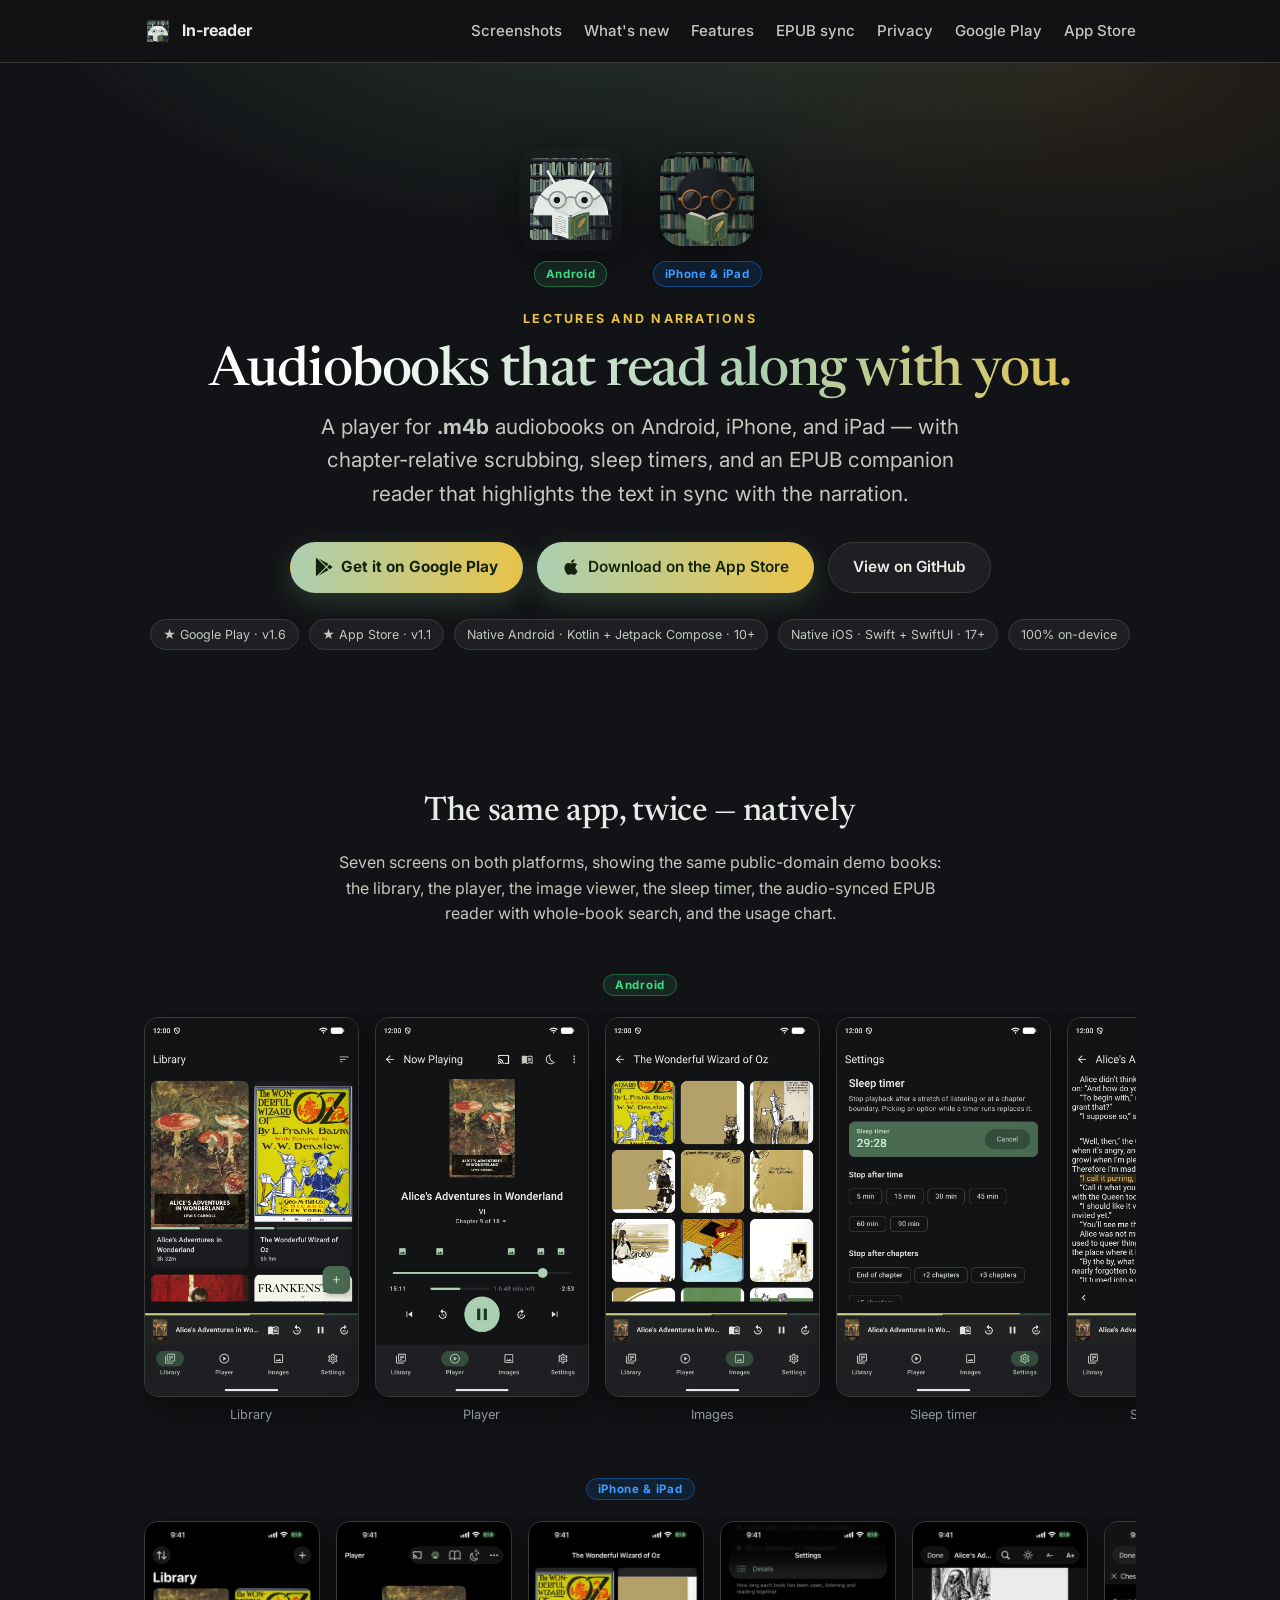
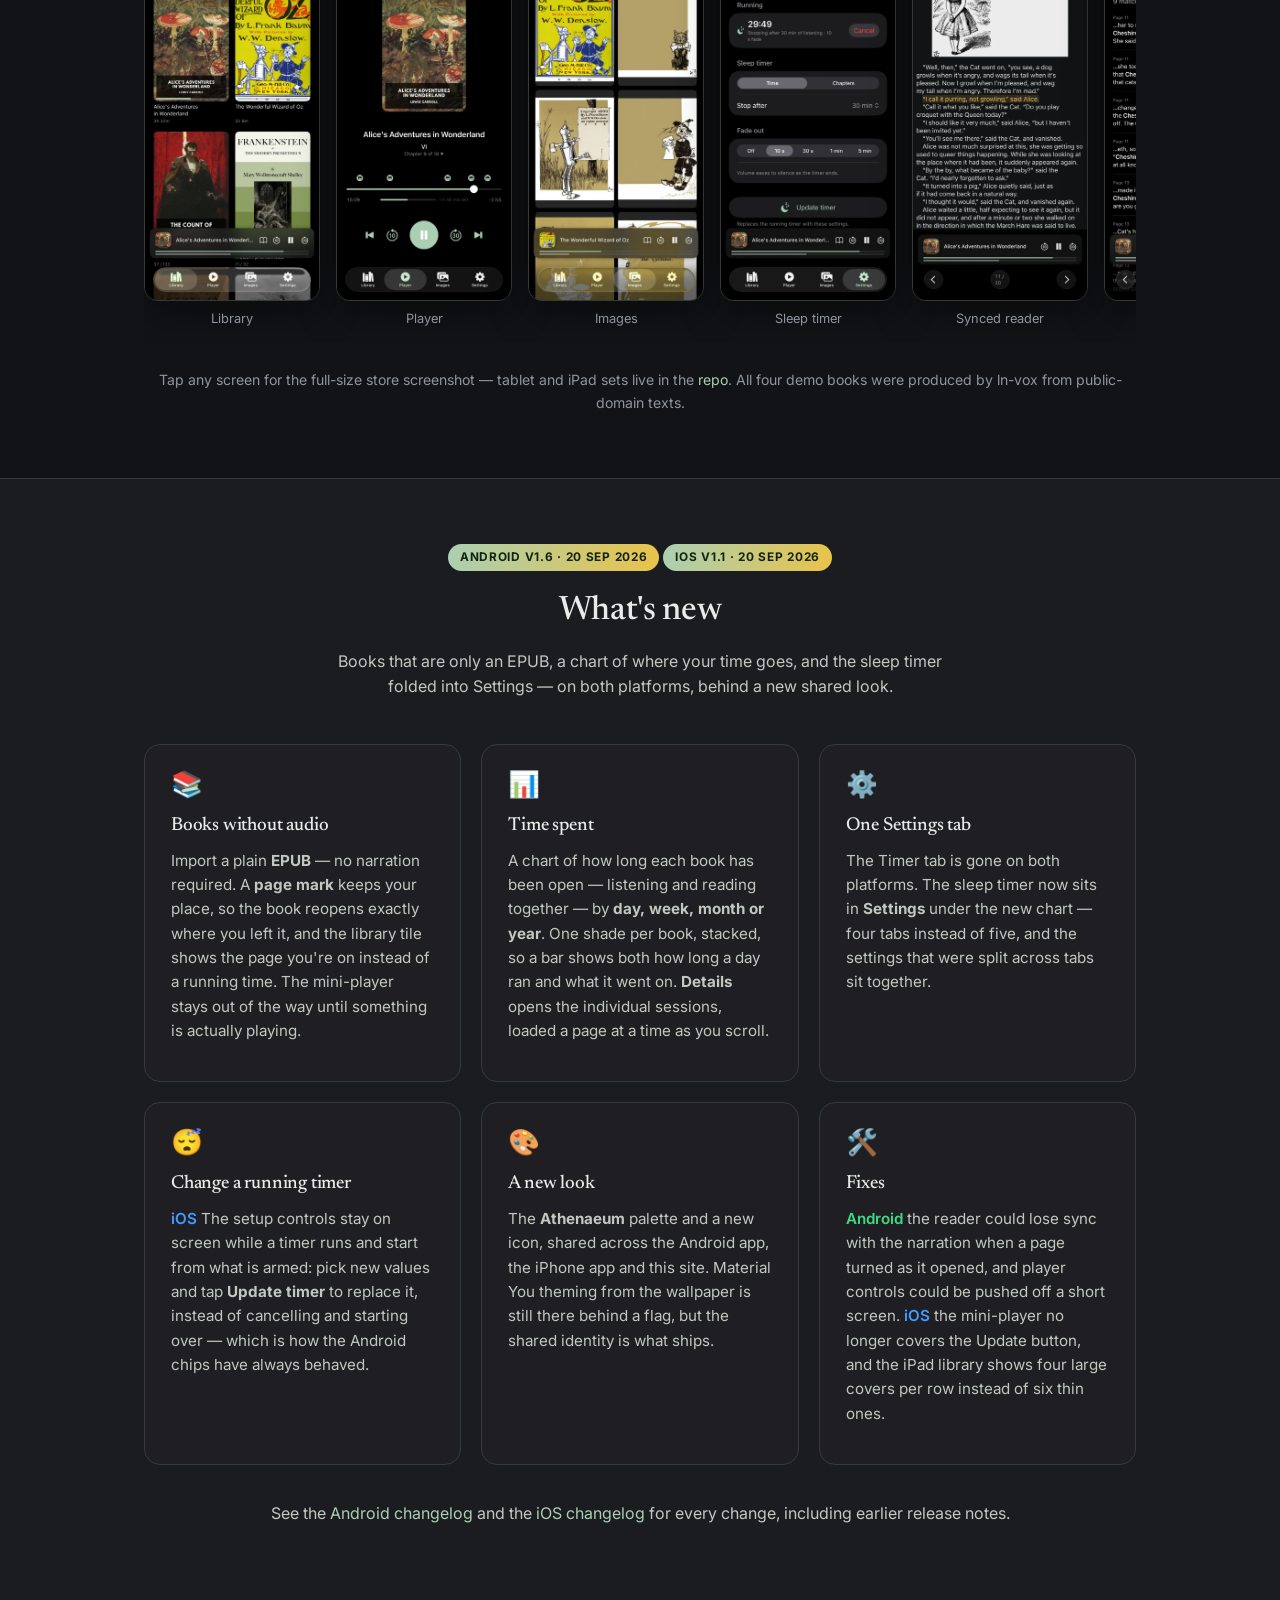
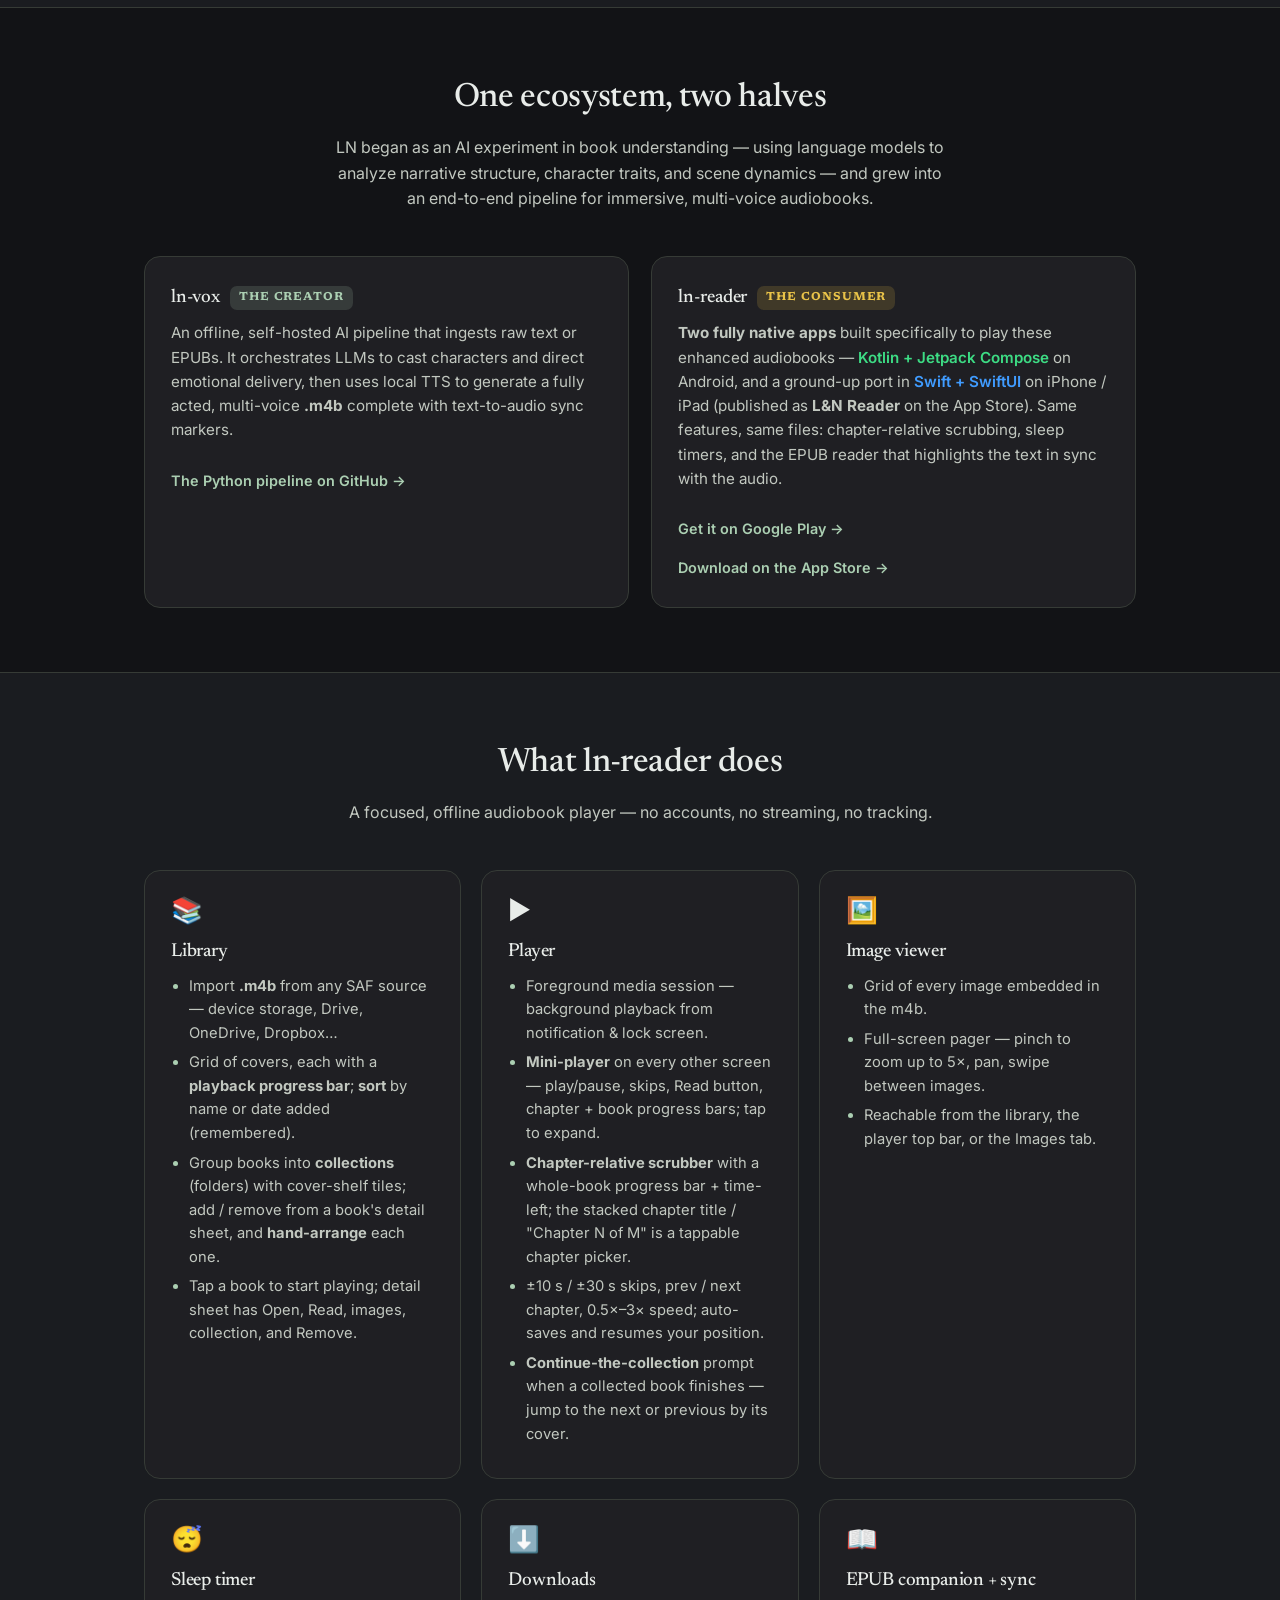
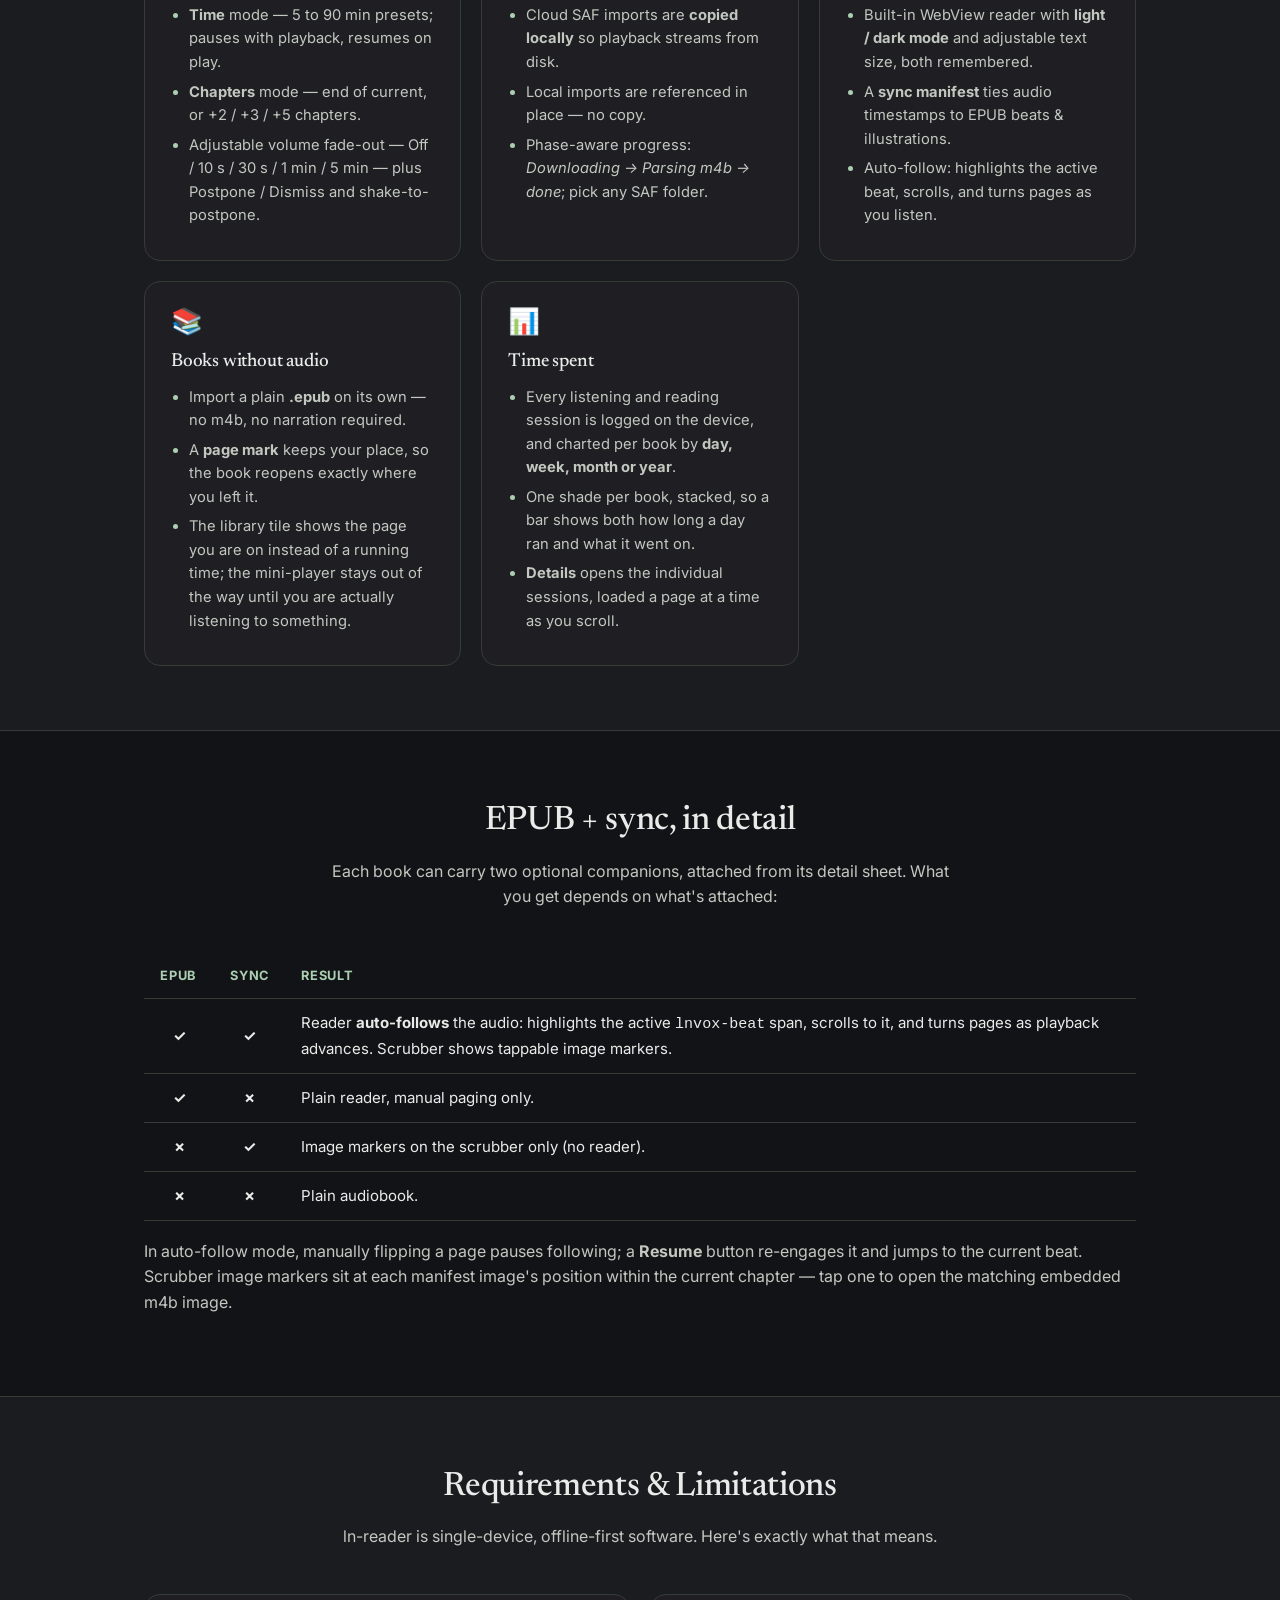
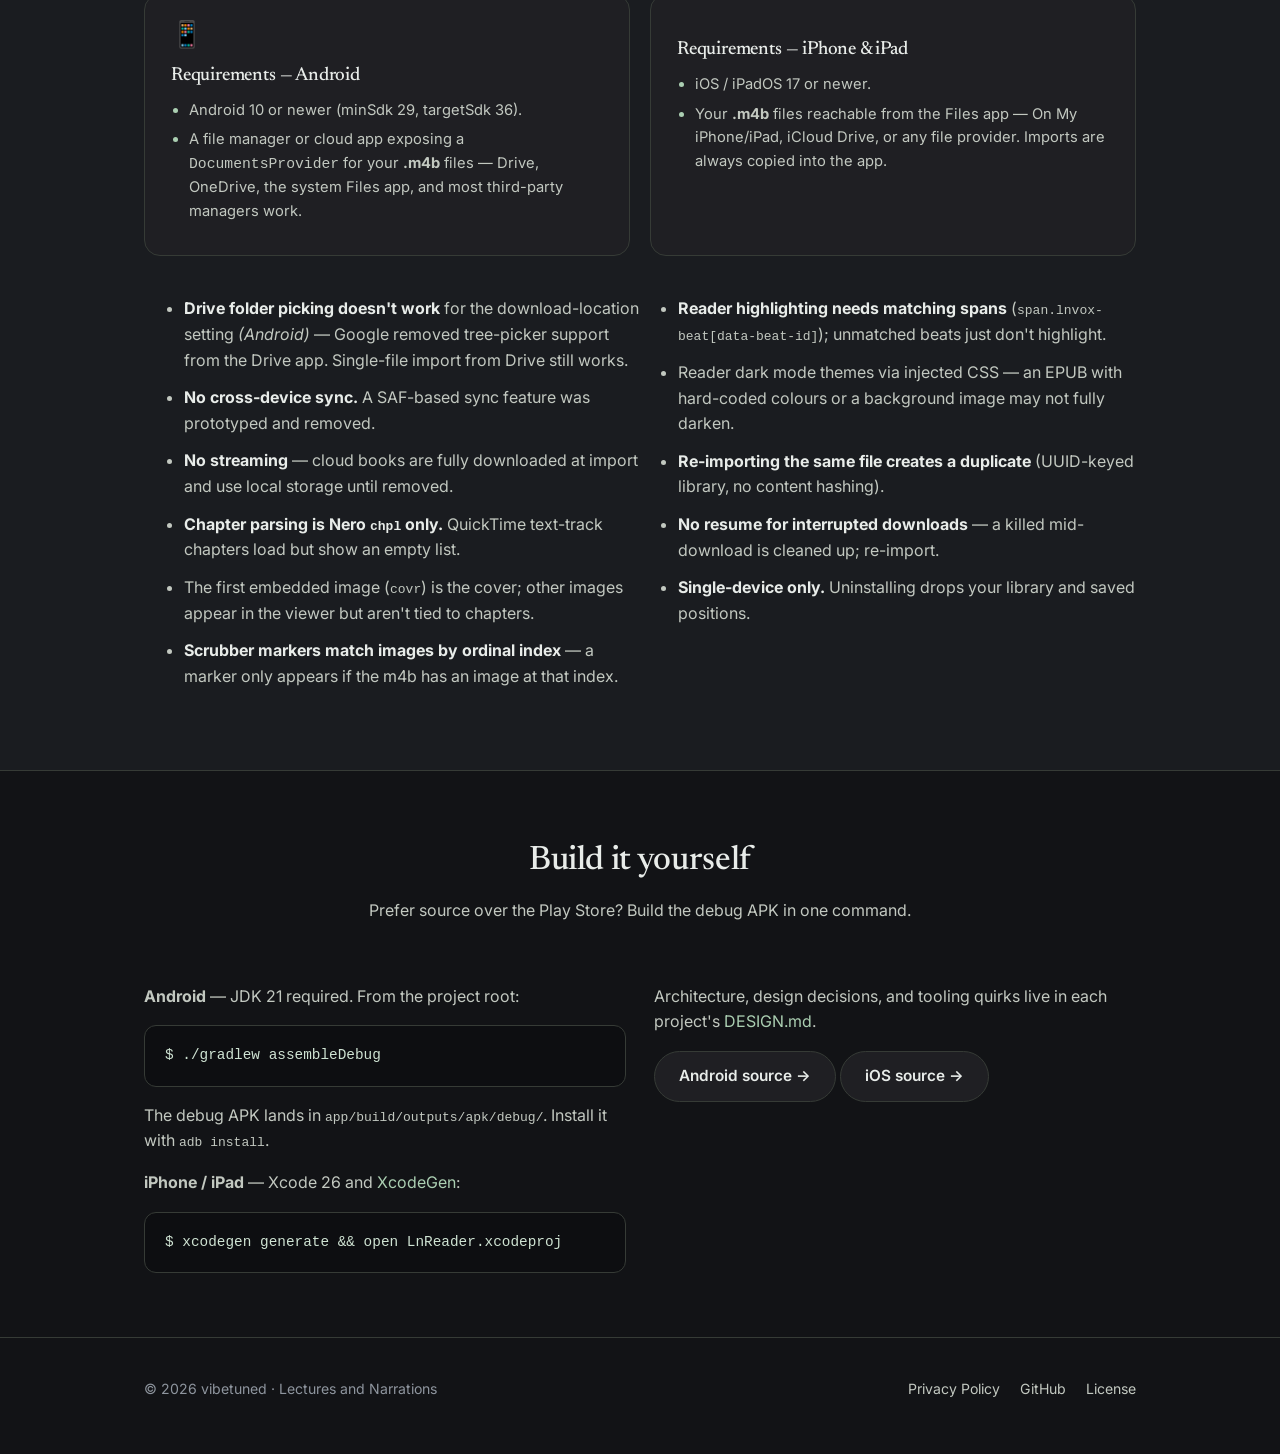
<file: docs/index.html>
<!DOCTYPE html>
<html lang="en">
<head>
  <meta charset="utf-8" />
  <meta name="viewport" content="width=device-width, initial-scale=1" />
  <title>Lectures and Narrations — ln-reader</title>
  <meta name="description" content="An audiobook player for .m4b files — chapter-relative scrubbing, sleep timers, and an EPUB companion reader that highlights text in sync with the narration. On Google Play, and on the App Store as L&amp;N Reader." />
  <link rel="icon" type="image/webp" href="assets/favicon.webp" />
  <link rel="preconnect" href="https://fonts.googleapis.com" />
  <link rel="preconnect" href="https://fonts.gstatic.com" crossorigin />
  <link rel="stylesheet" href="https://fonts.googleapis.com/css2?family=Inter:wght@400;500;600;700&family=Newsreader:opsz,wght@6..72,400;6..72,500;6..72,600&display=swap" />
  <link rel="stylesheet" href="assets/css/style.css" />
  <meta property="og:title" content="Lectures and Narrations — ln-reader" />
  <meta property="og:description" content="An audiobook player for enhanced, multi-voice .m4b audiobooks with synced EPUB reading — on Android, and on iPhone and iPad as L&amp;N Reader." />
  <meta property="og:type" content="website" />
</head>
<body>
  <nav class="nav">
    <div class="wrap">
      <a class="nav-brand" href="index.html">
        <img src="assets/icon.webp" alt="ln-reader icon" />
        <span>ln-reader</span>
      </a>
      <div class="nav-links">
        <a href="#screenshots">Screenshots</a>
        <a href="#whatsnew">What's new</a>
        <a href="#features" class="hide-sm">Features</a>
        <a href="#sync" class="hide-sm">EPUB&nbsp;sync</a>
        <a href="privacy.html">Privacy</a>
        <a href="https://play.google.com/store/apps/details?id=com.vibetuned.ln_reader">Google&nbsp;Play</a>
        <a href="https://apps.apple.com/app/id6807116233">App&nbsp;Store</a>
      </div>
    </div>
  </nav>

  <header class="hero">
    <div class="wrap">
      <div class="hero-icons">
        <div class="hero-app">
          <img class="hero-icon" src="assets/icon.webp" alt="ln-reader for Android app icon" />
          <span class="chip chip-android">Android</span>
        </div>
        <div class="hero-app">
          <img class="hero-icon ios" src="assets/icon-ios.jpg" alt="L&amp;N Reader for iPhone and iPad app icon" />
          <span class="chip chip-ios">iPhone &amp; iPad</span>
        </div>
      </div>
      <p class="eyebrow">Lectures and Narrations</p>
      <h1>Audiobooks that read along with you.</h1>
      <p class="tagline">
        A player for <strong>.m4b</strong> audiobooks on Android, iPhone, and iPad — with
        chapter-relative scrubbing, sleep timers, and an EPUB companion reader that
        highlights the text in sync with the narration.
      </p>
      <div class="cta-row">
        <a class="btn btn-primary btn-play" href="https://play.google.com/store/apps/details?id=com.vibetuned.ln_reader">
          <svg viewBox="0 0 512 512" aria-hidden="true"><path d="M325.3 234.3L104.6 13l280.8 161.2-60.1 60.1zM47 0C34 6.8 25.3 19.2 25.3 35.3v441.3c0 16.1 8.7 28.5 21.7 35.3l256.6-256L47 0zm425.2 225.6l-58.9-34.1-65.7 64.5 65.7 64.5 60.1-34.1c18-14.3 18-46.5-1.2-60.8zM104.6 499l280.8-161.2-60.1-60.1L104.6 499z"/></svg>
          Get it on Google Play
        </a>
        <a class="btn btn-primary" href="https://apps.apple.com/app/id6807116233">
          <svg viewBox="0 0 384 512" aria-hidden="true"><path d="M318.7 268.7c-.2-36.7 16.4-64.4 50-84.8-18.8-26.9-47.2-41.7-84.7-44.6-35.5-2.8-74.3 20.7-88.5 20.7-15 0-49.4-19.7-76.4-19.7C63.3 141.2 4 184.8 4 273.5q0 39.3 14.4 81.2c12.8 36.7 59 126.7 107.2 125.2 25.2-.6 43-17.9 75.8-17.9 31.8 0 48.3 17.9 76.4 17.9 48.6-.7 90.4-82.5 102.6-119.3-65.2-30.7-61.7-90-61.7-91.9zm-56.6-164.2c27.3-32.4 24.8-61.9 24-72.5-24.1 1.4-52 16.4-67.9 34.9-17.5 19.8-27.8 44.3-25.6 71.9 26.1 2 49.9-11.4 69.5-34.3z"/></svg>
          Download on the App Store
        </a>
        <a class="btn btn-ghost" href="https://github.com/vibetuned/ln-reader">View on GitHub</a>
      </div>
      <div class="badge-row">
        <span class="badge">★ Google Play · v1.6</span>
        <span class="badge">★ App Store · v1.1</span>
        <span class="badge badge-android">Native Android · Kotlin + Jetpack Compose · 10+</span>
        <span class="badge badge-ios">Native iOS · Swift + SwiftUI · 17+</span>
        <span class="badge">100% on-device</span>
      </div>
    </div>
  </header>

  <!-- Screenshots -->
  <section id="screenshots">
    <div class="wrap">
      <div class="section-head">
        <h2>The same app, twice — natively</h2>
        <p>
          Seven screens on both platforms, showing the same public-domain demo
          books: the library, the player, the image viewer, the sleep timer, the
          audio-synced EPUB reader with whole-book search, and the usage chart.
        </p>
      </div>
      <div class="shots-group">
        <div class="shots-label"><span class="chip chip-android">Android</span></div>
        <div class="shots-row">
          <figure class="shot"><a href="store-screenshots/phone/01_library.png"><img src="assets/shots/android/01_library.webp" alt="Android library — cover grid with progress bars" loading="lazy" /></a><figcaption>Library</figcaption></figure>
          <figure class="shot"><a href="store-screenshots/phone/02_player.png"><img src="assets/shots/android/02_player.webp" alt="Android player — chapter scrubber with image markers" loading="lazy" /></a><figcaption>Player</figcaption></figure>
          <figure class="shot"><a href="store-screenshots/phone/03_images.png"><img src="assets/shots/android/03_images.webp" alt="Android image viewer — embedded illustrations grid" loading="lazy" /></a><figcaption>Images</figcaption></figure>
          <figure class="shot"><a href="store-screenshots/phone/04_timer.png"><img src="assets/shots/android/04_timer.webp" alt="Android sleep timer" loading="lazy" /></a><figcaption>Sleep timer</figcaption></figure>
          <figure class="shot"><a href="store-screenshots/phone/05_epubreader.png"><img src="assets/shots/android/05_epubreader.webp" alt="Android EPUB reader — narrated sentence highlighted in sync" loading="lazy" /></a><figcaption>Synced reader</figcaption></figure>
          <figure class="shot"><a href="store-screenshots/phone/06_epubsearch.png"><img src="assets/shots/android/06_epubsearch.webp" alt="Android reader search — whole-book results" loading="lazy" /></a><figcaption>Search</figcaption></figure>
          <figure class="shot"><a href="store-screenshots/phone/07_stats.png"><img src="assets/shots/android/07_stats.webp" alt="Android usage chart — time spent per book, stacked by day" loading="lazy" /></a><figcaption>Time spent</figcaption></figure>
        </div>
      </div>
      <div class="shots-group">
        <div class="shots-label"><span class="chip chip-ios">iPhone &amp; iPad</span></div>
        <div class="shots-row">
          <figure class="shot"><a href="store-screenshots/iphone/01_library.png"><img src="assets/shots/ios/01_library.webp" alt="iOS library — cover grid with progress bars" loading="lazy" /></a><figcaption>Library</figcaption></figure>
          <figure class="shot"><a href="store-screenshots/iphone/02_player.png"><img src="assets/shots/ios/02_player.webp" alt="iOS player — chapter scrubber, AirPlay and Google Cast" loading="lazy" /></a><figcaption>Player</figcaption></figure>
          <figure class="shot"><a href="store-screenshots/iphone/03_images.png"><img src="assets/shots/ios/03_images.webp" alt="iOS image viewer — embedded illustrations grid" loading="lazy" /></a><figcaption>Images</figcaption></figure>
          <figure class="shot"><a href="store-screenshots/iphone/04_timer.png"><img src="assets/shots/ios/04_timer.webp" alt="iOS sleep timer — running countdown" loading="lazy" /></a><figcaption>Sleep timer</figcaption></figure>
          <figure class="shot"><a href="store-screenshots/iphone/05_epubreader.png"><img src="assets/shots/ios/05_epubreader.webp" alt="iOS EPUB reader — narrated sentence highlighted in sync" loading="lazy" /></a><figcaption>Synced reader</figcaption></figure>
          <figure class="shot"><a href="store-screenshots/iphone/06_epubsearch.png"><img src="assets/shots/ios/06_epubsearch.webp" alt="iOS reader search — whole-book results" loading="lazy" /></a><figcaption>Search</figcaption></figure>
          <figure class="shot"><a href="store-screenshots/iphone/07_stats.png"><img src="assets/shots/ios/07_stats.webp" alt="iOS usage chart — time spent per book, stacked by day" loading="lazy" /></a><figcaption>Time spent</figcaption></figure>
        </div>
      </div>
      <p class="shots-foot">
        Tap any screen for the full-size store screenshot — tablet and iPad sets live in the
        <a href="https://github.com/vibetuned/ln-reader/tree/main/docs/store-screenshots">repo</a>.
        All four demo books were produced by ln-vox from public-domain texts.
      </p>
    </div>
  </section>

  <!-- What's new -->
  <section id="whatsnew" class="alt">
    <div class="wrap">
      <div class="section-head">
        <span class="ver-pill">Android v1.6 · 20 Sep 2026</span>
        <span class="ver-pill">iOS v1.1 · 20 Sep 2026</span>
        <h2>What's new</h2>
        <p>Books that are only an EPUB, a chart of where your time goes, and the sleep timer folded into Settings — on both platforms, behind a new shared look.</p>
      </div>
      <div class="grid">
        <div class="card">
          <span class="ico">📚</span>
          <h3>Books without audio</h3>
          <p>Import a plain <strong>EPUB</strong> — no narration required. A <strong>page mark</strong> keeps your place, so the book reopens exactly where you left it, and the library tile shows the page you're on instead of a running time. The mini-player stays out of the way until something is actually playing.</p>
        </div>
        <div class="card">
          <span class="ico">📊</span>
          <h3>Time spent</h3>
          <p>A chart of how long each book has been open — listening and reading together — by <strong>day, week, month or year</strong>. One shade per book, stacked, so a bar shows both how long a day ran and what it went on. <strong>Details</strong> opens the individual sessions, loaded a page at a time as you scroll.</p>
        </div>
        <div class="card">
          <span class="ico">⚙️</span>
          <h3>One Settings tab</h3>
          <p>The Timer tab is gone on both platforms. The sleep timer now sits in <strong>Settings</strong> under the new chart — four tabs instead of five, and the settings that were split across tabs sit together.</p>
        </div>
        <div class="card">
          <span class="ico">😴</span>
          <h3>Change a running timer</h3>
          <p><span class="plat ios">iOS</span> The setup controls stay on screen while a timer runs and start from what is armed: pick new values and tap <strong>Update timer</strong> to replace it, instead of cancelling and starting over — which is how the Android chips have always behaved.</p>
        </div>
        <div class="card">
          <span class="ico">🎨</span>
          <h3>A new look</h3>
          <p>The <strong>Athenaeum</strong> palette and a new icon, shared across the Android app, the iPhone app and this site. Material You theming from the wallpaper is still there behind a flag, but the shared identity is what ships.</p>
        </div>
        <div class="card">
          <span class="ico">🛠️</span>
          <h3>Fixes</h3>
          <p><span class="plat android">Android</span> the reader could lose sync with the narration when a page turned as it opened, and player controls could be pushed off a short screen. <span class="plat ios">iOS</span> the mini-player no longer covers the Update button, and the iPad library shows four large covers per row instead of six thin ones.</p>
        </div>
      </div>
      <p class="changelog-foot">
        See the <a href="https://github.com/vibetuned/ln-reader/blob/main/CHANGELOG.md">Android changelog</a> and the <a href="https://github.com/vibetuned/ln-reader-ios/blob/main/CHANGELOG.md">iOS changelog</a> for every change, including earlier release notes.
      </p>
    </div>
  </section>

  <!-- Ecosystem -->
  <section id="ecosystem">
    <div class="wrap">
      <div class="section-head">
        <h2>One ecosystem, two halves</h2>
        <p>
          LN began as an AI experiment in book understanding — using language models to
          analyze narrative structure, character traits, and scene dynamics — and grew into
          an end-to-end pipeline for immersive, multi-voice audiobooks.
        </p>
      </div>
      <div class="split">
        <div class="card">
          <h3>ln-vox <span class="tag create">The Creator</span></h3>
          <p>
            An offline, self-hosted AI pipeline that ingests raw text or EPUBs. It
            orchestrates LLMs to cast characters and direct emotional delivery, then uses
            local TTS to generate a fully acted, multi-voice <strong>.m4b</strong> complete
            with text-to-audio sync markers.
          </p>
          <a class="card-link" href="https://github.com/vibetuned/ln-vox">The Python pipeline on GitHub →</a>
        </div>
        <div class="card">
          <h3>ln-reader <span class="tag consume">The Consumer</span></h3>
          <p>
            <strong>Two fully native apps</strong> built specifically to play these enhanced
            audiobooks — <span class="plat android">Kotlin + Jetpack Compose</span> on Android,
            and a ground-up port in <span class="plat ios">Swift + SwiftUI</span> on
            iPhone / iPad (published as <strong>L&amp;N Reader</strong> on the App&nbsp;Store).
            Same features, same files: chapter-relative scrubbing, sleep
            timers, and the EPUB reader that highlights the text in sync with the audio.
          </p>
          <a class="card-link" href="https://play.google.com/store/apps/details?id=com.vibetuned.ln_reader">Get it on Google Play →</a><br />
          <a class="card-link" href="https://apps.apple.com/app/id6807116233">Download on the App Store →</a>
        </div>
      </div>
    </div>
  </section>

  <!-- Features -->
  <section id="features" class="alt">
    <div class="wrap">
      <div class="section-head">
        <h2>What ln-reader does</h2>
        <p>A focused, offline audiobook player — no accounts, no streaming, no tracking.</p>
      </div>
      <div class="grid">
        <div class="card">
          <span class="ico">📚</span>
          <h3>Library</h3>
          <ul>
            <li>Import <strong>.m4b</strong> from any SAF source — device storage, Drive, OneDrive, Dropbox…</li>
            <li>Grid of covers, each with a <strong>playback progress bar</strong>; <strong>sort</strong> by name or date added (remembered).</li>
            <li>Group books into <strong>collections</strong> (folders) with cover-shelf tiles; add / remove from a book's detail sheet, and <strong>hand-arrange</strong> each one.</li>
            <li>Tap a book to start playing; detail sheet has Open, Read, images, collection, and Remove.</li>
          </ul>
        </div>
        <div class="card">
          <span class="ico">▶️</span>
          <h3>Player</h3>
          <ul>
            <li>Foreground media session — background playback from notification &amp; lock screen.</li>
            <li><strong>Mini-player</strong> on every other screen — play/pause, skips, Read button, chapter + book progress bars; tap to expand.</li>
            <li><strong>Chapter-relative scrubber</strong> with a whole-book progress bar + time-left; the stacked chapter title / "Chapter N of M" is a tappable chapter picker.</li>
            <li>±10 s / ±30 s skips, prev / next chapter, 0.5×–3× speed; auto-saves and resumes your position.</li>
            <li><strong>Continue-the-collection</strong> prompt when a collected book finishes — jump to the next or previous by its cover.</li>
          </ul>
        </div>
        <div class="card">
          <span class="ico">🖼️</span>
          <h3>Image viewer</h3>
          <ul>
            <li>Grid of every image embedded in the m4b.</li>
            <li>Full-screen pager — pinch to zoom up to 5×, pan, swipe between images.</li>
            <li>Reachable from the library, the player top bar, or the Images tab.</li>
          </ul>
        </div>
        <div class="card">
          <span class="ico">😴</span>
          <h3>Sleep timer</h3>
          <ul>
            <li><strong>Time</strong> mode — 5 to 90 min presets; pauses with playback, resumes on play.</li>
            <li><strong>Chapters</strong> mode — end of current, or +2 / +3 / +5 chapters.</li>
            <li>Adjustable volume fade-out — Off / 10 s / 30 s / 1 min / 5 min — plus Postpone / Dismiss and shake-to-postpone.</li>
          </ul>
        </div>
        <div class="card">
          <span class="ico">⬇️</span>
          <h3>Downloads</h3>
          <ul>
            <li>Cloud SAF imports are <strong>copied locally</strong> so playback streams from disk.</li>
            <li>Local imports are referenced in place — no copy.</li>
            <li>Phase-aware progress: <em>Downloading → Parsing m4b → done</em>; pick any SAF folder.</li>
          </ul>
        </div>
        <div class="card">
          <span class="ico">📖</span>
          <h3>EPUB companion + sync</h3>
          <ul>
            <li>Built-in WebView reader with <strong>light / dark mode</strong> and adjustable text size, both remembered.</li>
            <li>A <strong>sync manifest</strong> ties audio timestamps to EPUB beats &amp; illustrations.</li>
            <li>Auto-follow: highlights the active beat, scrolls, and turns pages as you listen.</li>
          </ul>
        </div>
        <div class="card">
          <span class="ico">📚</span>
          <h3>Books without audio</h3>
          <ul>
            <li>Import a plain <strong>.epub</strong> on its own — no m4b, no narration required.</li>
            <li>A <strong>page mark</strong> keeps your place, so the book reopens exactly where you left it.</li>
            <li>The library tile shows the page you are on instead of a running time; the mini-player stays out of the way until you are actually listening to something.</li>
          </ul>
        </div>
        <div class="card">
          <span class="ico">📊</span>
          <h3>Time spent</h3>
          <ul>
            <li>Every listening and reading session is logged on the device, and charted per book by <strong>day, week, month or year</strong>.</li>
            <li>One shade per book, stacked, so a bar shows both how long a day ran and what it went on.</li>
            <li><strong>Details</strong> opens the individual sessions, loaded a page at a time as you scroll.</li>
          </ul>
        </div>
      </div>
    </div>
  </section>

  <!-- Sync matrix -->
  <section id="sync">
    <div class="wrap">
      <div class="section-head">
        <h2>EPUB + sync, in detail</h2>
        <p>
          Each book can carry two optional companions, attached from its detail sheet.
          What you get depends on what's attached:
        </p>
      </div>
      <div class="table-wrap">
        <table>
          <thead>
            <tr><th>EPUB</th><th>Sync</th><th>Result</th></tr>
          </thead>
          <tbody>
            <tr>
              <td>✓</td><td>✓</td>
              <td>Reader <strong>auto-follows</strong> the audio: highlights the active <code>lnvox-beat</code> span, scrolls to it, and turns pages as playback advances. Scrubber shows tappable image markers.</td>
            </tr>
            <tr><td>✓</td><td>✗</td><td>Plain reader, manual paging only.</td></tr>
            <tr><td>✗</td><td>✓</td><td>Image markers on the scrubber only (no reader).</td></tr>
            <tr><td>✗</td><td>✗</td><td>Plain audiobook.</td></tr>
          </tbody>
        </table>
      </div>
      <p style="color:var(--text-dim);margin-top:18px;">
        In auto-follow mode, manually flipping a page pauses following; a <strong>Resume</strong>
        button re-engages it and jumps to the current beat. Scrubber image markers sit at each
        manifest image's position within the current chapter — tap one to open the matching
        embedded m4b image.
      </p>
    </div>
  </section>

  <!-- Requirements & limits -->
  <section class="alt">
    <div class="wrap">
      <div class="section-head">
        <h2>Requirements &amp; Limitations</h2>
        <p>ln-reader is single-device, offline-first software. Here's exactly what that means.</p>
      </div>
      <div class="grid" style="margin-bottom:40px;">
        <div class="card">
          <span class="ico">📱</span>
          <h3>Requirements — Android</h3>
          <ul>
            <li>Android 10 or newer (minSdk 29, targetSdk 36).</li>
            <li>A file manager or cloud app exposing a <code>DocumentsProvider</code> for your <strong>.m4b</strong> files — Drive, OneDrive, the system Files app, and most third-party managers work.</li>
          </ul>
        </div>
        <div class="card">
          <span class="ico"></span>
          <h3>Requirements — iPhone &amp; iPad</h3>
          <ul>
            <li>iOS / iPadOS 17 or newer.</li>
            <li>Your <strong>.m4b</strong> files reachable from the Files app — On My iPhone/iPad, iCloud Drive, or any file provider. Imports are always copied into the app.</li>
          </ul>
        </div>
      </div>
      <ul class="limits">
        <li><strong>Drive folder picking doesn't work</strong> for the download-location setting <em>(Android)</em> — Google removed tree-picker support from the Drive app. Single-file import from Drive still works.</li>
        <li><strong>No cross-device sync.</strong> A SAF-based sync feature was prototyped and removed.</li>
        <li><strong>No streaming</strong> — cloud books are fully downloaded at import and use local storage until removed.</li>
        <li><strong>Chapter parsing is Nero <code>chpl</code> only.</strong> QuickTime text-track chapters load but show an empty list.</li>
        <li>The first embedded image (<code>covr</code>) is the cover; other images appear in the viewer but aren't tied to chapters.</li>
        <li><strong>Scrubber markers match images by ordinal index</strong> — a marker only appears if the m4b has an image at that index.</li>
        <li><strong>Reader highlighting needs matching spans</strong> (<code>span.lnvox-beat[data-beat-id]</code>); unmatched beats just don't highlight.</li>
        <li>Reader dark mode themes via injected CSS — an EPUB with hard-coded colours or a background image may not fully darken.</li>
        <li><strong>Re-importing the same file creates a duplicate</strong> (UUID-keyed library, no content hashing).</li>
        <li><strong>No resume for interrupted downloads</strong> — a killed mid-download is cleaned up; re-import.</li>
        <li><strong>Single-device only.</strong> Uninstalling drops your library and saved positions.</li>
      </ul>
    </div>
  </section>

  <!-- Build -->
  <section id="build">
    <div class="wrap">
      <div class="section-head">
        <h2>Build it yourself</h2>
        <p>Prefer source over the Play Store? Build the debug APK in one command.</p>
      </div>
      <div class="build-grid">
        <div>
          <p style="color:var(--text-dim);"><strong>Android</strong> — JDK 21 required. From the project root:</p>
          <div class="code">$ ./gradlew assembleDebug</div>
          <p style="color:var(--text-dim);margin-top:16px;">
            The debug APK lands in <code>app/build/outputs/apk/debug/</code>.
            Install it with <code>adb install</code>.
          </p>
          <p style="color:var(--text-dim);margin-top:16px;"><strong>iPhone / iPad</strong> — Xcode 26 and <a href="https://github.com/yonaskolb/XcodeGen">XcodeGen</a>:</p>
          <div class="code">$ xcodegen generate &amp;&amp; open LnReader.xcodeproj</div>
        </div>
        <div>
          <p style="color:var(--text-dim);">
            Architecture, design decisions, and tooling quirks live in each project's
            <a href="https://github.com/vibetuned/ln-reader/blob/main/DESIGN.md">DESIGN.md</a>.
          </p>
          <a class="btn btn-ghost" href="https://github.com/vibetuned/ln-reader">Android source →</a>
          <a class="btn btn-ghost" href="https://github.com/vibetuned/ln-reader-ios">iOS source →</a>
        </div>
      </div>
    </div>
  </section>

  <footer>
    <div class="wrap">
      <span>© 2026 vibetuned · Lectures and Narrations</span>
      <div class="foot-links">
        <a href="privacy.html">Privacy Policy</a>
        <a href="https://github.com/vibetuned/ln-reader">GitHub</a>
        <a href="https://github.com/vibetuned/ln-reader/blob/main/LICENSE">License</a>
      </div>
    </div>
  </footer>
</body>
</html>
</file>
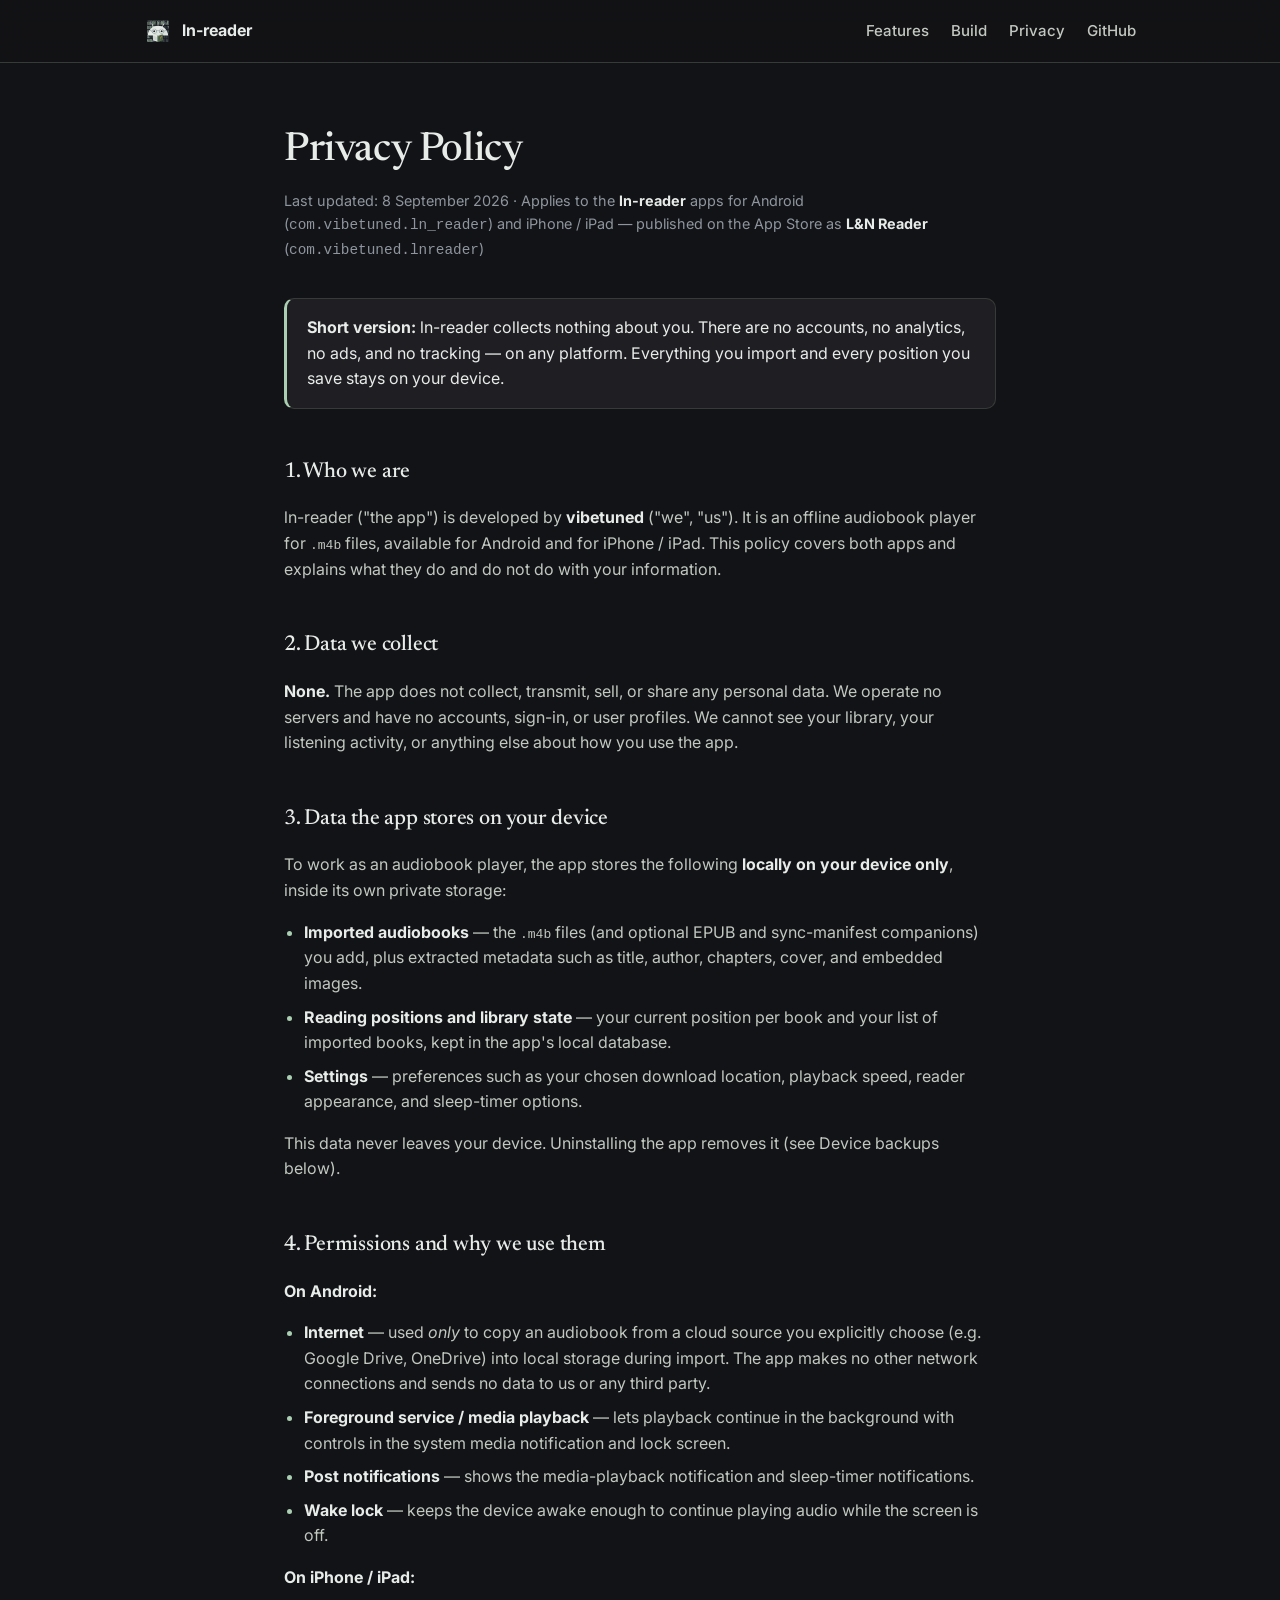
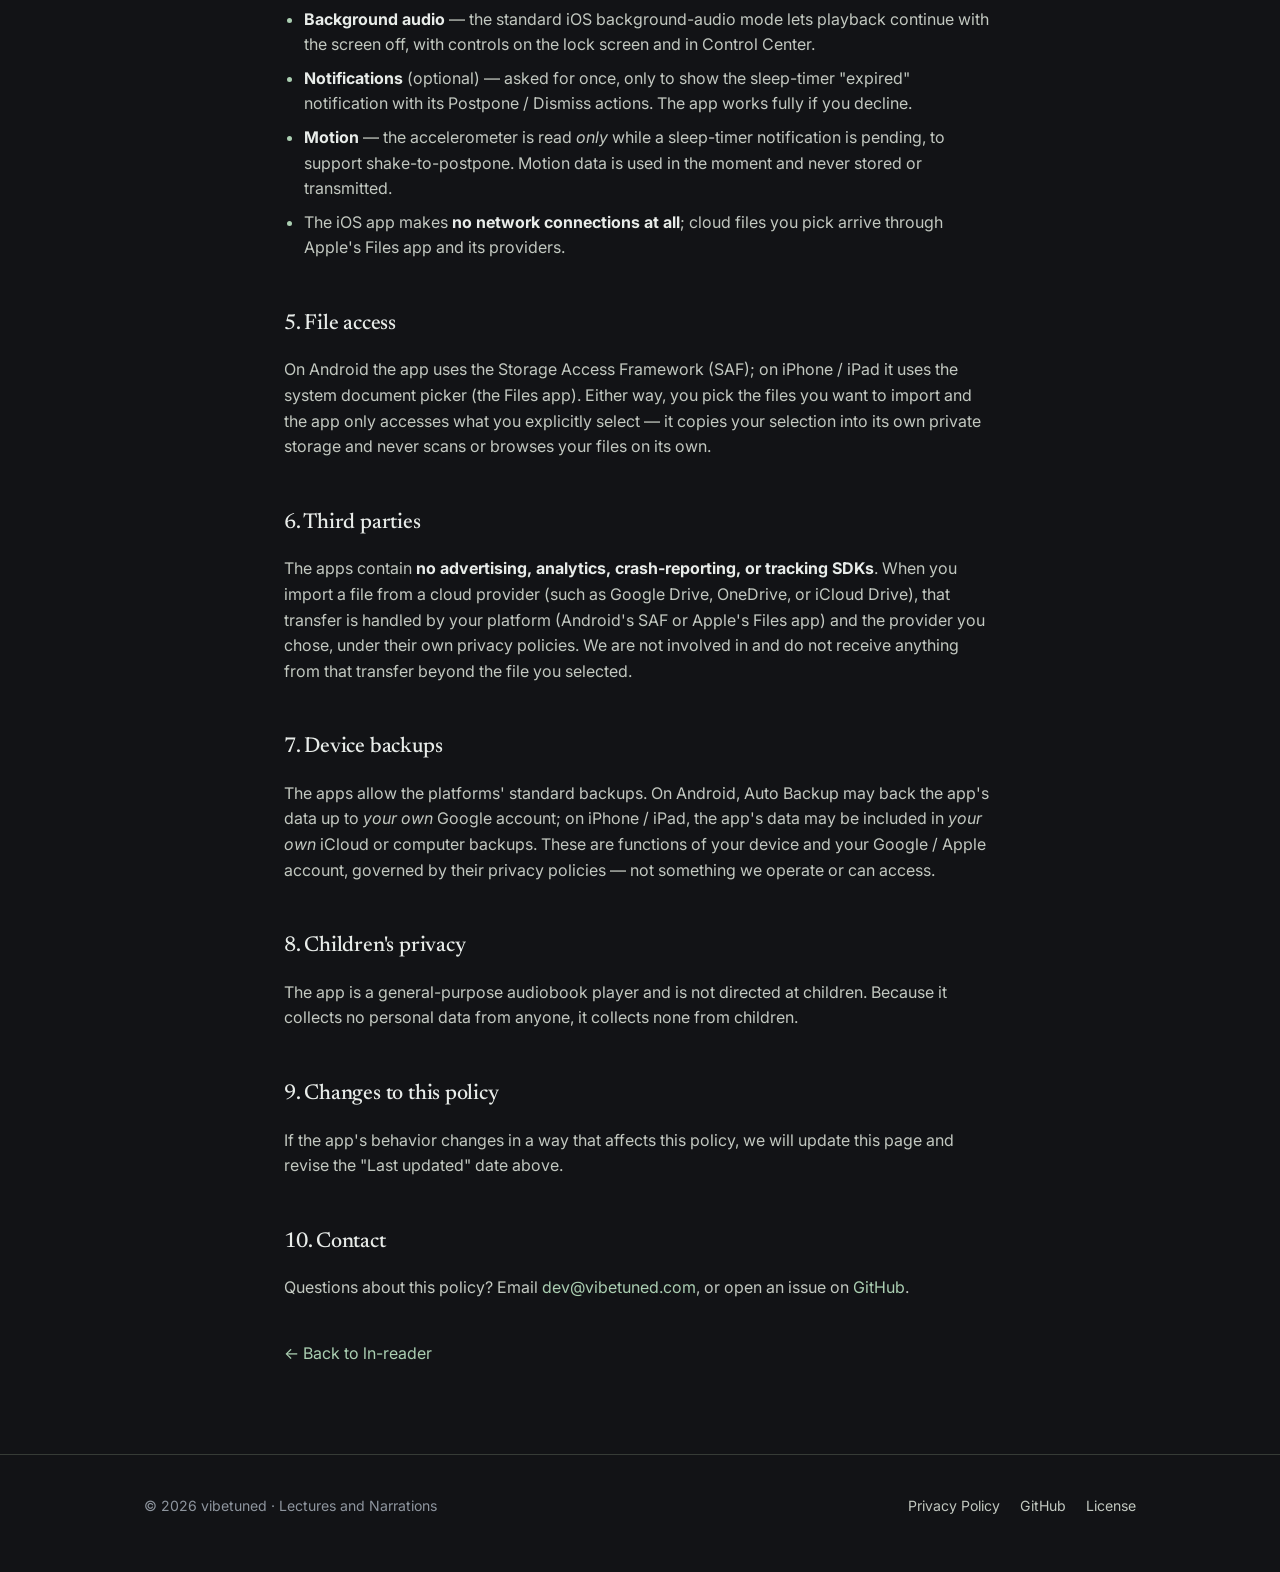
<file: docs/privacy.html>
<!DOCTYPE html>
<html lang="en">
<head>
  <meta charset="utf-8" />
  <meta name="viewport" content="width=device-width, initial-scale=1" />
  <title>Privacy Policy — ln-reader</title>
  <meta name="description" content="Privacy policy for the ln-reader audiobook apps — Android, and L&amp;N Reader for iPhone and iPad. ln-reader collects no personal data and runs entirely on your device." />
  <link rel="icon" type="image/webp" href="assets/favicon.webp" />
  <link rel="preconnect" href="https://fonts.googleapis.com" />
  <link rel="preconnect" href="https://fonts.gstatic.com" crossorigin />
  <link rel="stylesheet" href="https://fonts.googleapis.com/css2?family=Inter:wght@400;500;600;700&family=Newsreader:opsz,wght@6..72,400;6..72,500;6..72,600&display=swap" />
  <link rel="stylesheet" href="assets/css/style.css" />
</head>
<body>
  <nav class="nav">
    <div class="wrap">
      <a class="nav-brand" href="index.html">
        <img src="assets/icon.webp" alt="ln-reader icon" />
        <span>ln-reader</span>
      </a>
      <div class="nav-links">
        <a href="index.html#features">Features</a>
        <a href="index.html#build" class="hide-sm">Build</a>
        <a href="privacy.html">Privacy</a>
        <a href="https://github.com/vibetuned/ln-reader">GitHub</a>
      </div>
    </div>
  </nav>

  <main class="doc">
    <div class="wrap">
      <h1>Privacy Policy</h1>
      <p class="updated">Last updated: 8 September 2026 · Applies to the <strong>ln-reader</strong> apps for
        Android (<code>com.vibetuned.ln_reader</code>) and iPhone / iPad — published on the
        App&nbsp;Store as <strong>L&amp;N Reader</strong> (<code>com.vibetuned.lnreader</code>)</p>

      <div class="callout">
        <p>
          <strong>Short version:</strong> ln-reader collects nothing about you. There are no
          accounts, no analytics, no ads, and no tracking — on any platform. Everything you
          import and every position you save stays on your device.
        </p>
      </div>

      <h2>1. Who we are</h2>
      <p>
        ln-reader ("the app") is developed by <strong>vibetuned</strong> ("we", "us"). It is an
        offline audiobook player for <code>.m4b</code> files, available for Android and for
        iPhone / iPad. This policy covers both apps and explains what they do and do not do
        with your information.
      </p>

      <h2>2. Data we collect</h2>
      <p>
        <strong>None.</strong> The app does not collect, transmit, sell, or share any personal
        data. We operate no servers and have no accounts, sign-in, or user profiles. We cannot
        see your library, your listening activity, or anything else about how you use the app.
      </p>

      <h2>3. Data the app stores on your device</h2>
      <p>
        To work as an audiobook player, the app stores the following <strong>locally on your
        device only</strong>, inside its own private storage:
      </p>
      <ul>
        <li><strong>Imported audiobooks</strong> — the <code>.m4b</code> files (and optional EPUB and sync-manifest companions) you add, plus extracted metadata such as title, author, chapters, cover, and embedded images.</li>
        <li><strong>Reading positions and library state</strong> — your current position per book and your list of imported books, kept in the app's local database.</li>
        <li><strong>Settings</strong> — preferences such as your chosen download location, playback speed, reader appearance, and sleep-timer options.</li>
      </ul>
      <p>
        This data never leaves your device. Uninstalling the app removes it (see Device backups
        below).
      </p>

      <h2>4. Permissions and why we use them</h2>
      <p><strong>On Android:</strong></p>
      <ul>
        <li><strong>Internet</strong> — used <em>only</em> to copy an audiobook from a cloud source you explicitly choose (e.g. Google Drive, OneDrive) into local storage during import. The app makes no other network connections and sends no data to us or any third party.</li>
        <li><strong>Foreground service / media playback</strong> — lets playback continue in the background with controls in the system media notification and lock screen.</li>
        <li><strong>Post notifications</strong> — shows the media-playback notification and sleep-timer notifications.</li>
        <li><strong>Wake lock</strong> — keeps the device awake enough to continue playing audio while the screen is off.</li>
      </ul>
      <p><strong>On iPhone / iPad:</strong></p>
      <ul>
        <li><strong>Background audio</strong> — the standard iOS background-audio mode lets playback continue with the screen off, with controls on the lock screen and in Control Center.</li>
        <li><strong>Notifications</strong> (optional) — asked for once, only to show the sleep-timer "expired" notification with its Postpone / Dismiss actions. The app works fully if you decline.</li>
        <li><strong>Motion</strong> — the accelerometer is read <em>only</em> while a sleep-timer notification is pending, to support shake-to-postpone. Motion data is used in the moment and never stored or transmitted.</li>
        <li>The iOS app makes <strong>no network connections at all</strong>; cloud files you pick arrive through Apple's Files app and its providers.</li>
      </ul>

      <h2>5. File access</h2>
      <p>
        On Android the app uses the Storage Access Framework (SAF); on iPhone / iPad it uses the
        system document picker (the Files app). Either way, you pick the files you want to
        import and the app only accesses what you explicitly select — it copies your selection
        into its own private storage and never scans or browses your files on its own.
      </p>

      <h2>6. Third parties</h2>
      <p>
        The apps contain <strong>no advertising, analytics, crash-reporting, or tracking
        SDKs</strong>. When you import a file from a cloud provider (such as Google Drive,
        OneDrive, or iCloud Drive), that transfer is handled by your platform (Android's SAF or
        Apple's Files app) and the provider you chose, under their own privacy policies. We are
        not involved in and do not receive anything from that transfer beyond the file you
        selected.
      </p>

      <h2>7. Device backups</h2>
      <p>
        The apps allow the platforms' standard backups. On Android, Auto Backup may back the
        app's data up to <em>your own</em> Google account; on iPhone / iPad, the app's data may
        be included in <em>your own</em> iCloud or computer backups. These are functions of your
        device and your Google / Apple account, governed by their privacy policies — not
        something we operate or can access.
      </p>

      <h2>8. Children's privacy</h2>
      <p>
        The app is a general-purpose audiobook player and is not directed at children. Because it
        collects no personal data from anyone, it collects none from children.
      </p>

      <h2>9. Changes to this policy</h2>
      <p>
        If the app's behavior changes in a way that affects this policy, we will update this page
        and revise the "Last updated" date above.
      </p>

      <h2>10. Contact</h2>
      <p>
        Questions about this policy? Email
        <a href="mailto:dev@vibetuned.com">dev@vibetuned.com</a>, or open an issue on
        <a href="https://github.com/vibetuned/ln-reader/issues">GitHub</a>.
      </p>

      <p style="margin-top:40px;"><a href="index.html">← Back to ln-reader</a></p>
    </div>
  </main>

  <footer>
    <div class="wrap">
      <span>© 2026 vibetuned · Lectures and Narrations</span>
      <div class="foot-links">
        <a href="privacy.html">Privacy Policy</a>
        <a href="https://github.com/vibetuned/ln-reader">GitHub</a>
        <a href="https://github.com/vibetuned/ln-reader/blob/main/LICENSE">License</a>
      </div>
    </div>
  </footer>
</body>
</html>
</file>
<file: docs/assets/css/style.css>
/* Lectures and Narrations — ln-reader site
   Athenaeum Reading Sanctuary: the shared palette from visual-design.md, kept in
   step with ui/theme/Color.kt on Android and AccentColor.colorset on iOS. Deep
   slate bases and soft parchment type instead of pitch black and pure white;
   heritage forest green anchors, burnished amber accents sparingly. */

:root {
  /* Slate — the velvety charcoal foundation, tonally layered for depth. */
  --bg: #121316;
  --bg-soft: #1a1c20;
  --surface: #1f1f23;
  --surface-2: #23262c;
  --border: #363b36;

  /* Parchment type rather than piercing white. */
  --text: #e8ece9;
  --text-dim: #c2c8c0;
  --text-faint: #8e959e;

  /* Heritage forest green, desaturated sage, burnished ochre. */
  --forest: #abcfb2;
  --forest-deep: #4a6b53;
  --amber: #e9c349;

  --radius: 16px;
  --maxw: 1040px;
  --shadow: 0 10px 40px rgba(0, 0, 0, 0.45);

  --font-ui: Inter, -apple-system, BlinkMacSystemFont, "Segoe UI", Roboto,
    Helvetica, Arial, sans-serif;
  --font-editorial: Newsreader, Georgia, "Times New Roman", serif;
}

* { box-sizing: border-box; }

/* The design system's split: an editorial serif for anything that reads like a
   book, a modern utilitarian sans for chrome, labels and controls. */
h1, h2, h3, .hero h1, .doc h1, .doc h2, .card h3 {
  font-family: var(--font-editorial);
  font-weight: 500;
  letter-spacing: -0.01em;
}

html { scroll-behavior: smooth; }

body {
  margin: 0;
  background: var(--bg);
  color: var(--text);
  font-family: var(--font-ui);
  line-height: 1.6;
  -webkit-font-smoothing: antialiased;
}

a { color: var(--forest); text-decoration: none; }
a:hover { text-decoration: underline; }

.wrap { max-width: var(--maxw); margin: 0 auto; padding: 0 24px; }

/* ---------- Top nav ---------- */
.nav {
  position: sticky;
  top: 0;
  z-index: 20;
  backdrop-filter: blur(12px);
  background: rgba(18, 19, 22, 0.72);
  border-bottom: 1px solid var(--border);
}
.nav .wrap {
  display: flex;
  align-items: center;
  gap: 16px;
  height: 62px;
}
.nav-brand {
  display: flex;
  align-items: center;
  gap: 10px;
  font-weight: 700;
  color: var(--text);
}
.nav-brand img { width: 28px; height: 28px; border-radius: 7px; }
.nav-links { margin-left: auto; display: flex; gap: 22px; align-items: center; }
.nav-links a { color: var(--text-dim); font-size: 0.94rem; font-weight: 500; }
.nav-links a:hover { color: var(--text); text-decoration: none; }

/* ---------- Hero ---------- */
.hero {
  position: relative;
  overflow: hidden;
  padding: 84px 0 72px;
  text-align: center;
  background:
    radial-gradient(900px 420px at 50% -120px, rgba(74, 107, 83, 0.42), transparent 70%),
    radial-gradient(700px 360px at 85% 0, rgba(198, 146, 52, 0.12), transparent 65%);
}
.hero-icon {
  width: 104px;
  height: 104px;
  border-radius: 24px;
  box-shadow: var(--shadow);
  margin-bottom: 22px;
}

/* Two native apps: Android + iOS icons side by side with platform chips. */
.hero-icons {
  display: flex;
  gap: 30px;
  justify-content: center;
  align-items: flex-start;
  margin-bottom: 22px;
}
.hero-app {
  display: flex;
  flex-direction: column;
  align-items: center;
  gap: 10px;
}
.hero-app .hero-icon { margin-bottom: 0; }
/* iOS squircle. Slightly smaller than the Android tile: the iOS art is
   full-bleed while the Android icon carries built-in padding — 94px + 5px
   margins keeps the optical size and the chip baselines matched. */
.hero-icon.ios {
  border-radius: 23.5%;
  width: 94px;
  height: 94px;
  margin: 5px;
}
.chip {
  font-size: 0.72rem;
  font-weight: 700;
  letter-spacing: 0.06em;
  padding: 3px 11px;
  border-radius: 999px;
  border: 1px solid var(--border);
}
.chip-android {
  color: #3ddc84;
  background: rgba(61, 220, 132, 0.10);
  border-color: rgba(61, 220, 132, 0.35);
}
.chip-ios {
  color: #409cff;
  background: rgba(10, 132, 255, 0.12);
  border-color: rgba(10, 132, 255, 0.40);
}
.badge-android { color: #3ddc84; border-color: rgba(61, 220, 132, 0.35); }
.badge-ios { color: #409cff; border-color: rgba(10, 132, 255, 0.40); }
.plat { font-weight: 600; white-space: nowrap; }
.plat.android { color: #3ddc84; }
.plat.ios { color: #409cff; }

.hero h1 {
  font-size: clamp(2.2rem, 5vw, 3.4rem);
  line-height: 1.08;
  margin: 0 0 8px;
  letter-spacing: -0.02em;
  background: linear-gradient(95deg, #fff 18%, var(--forest) 62%, var(--amber));
  -webkit-background-clip: text;
  background-clip: text;
  color: transparent;
}
.hero .eyebrow {
  text-transform: uppercase;
  letter-spacing: 0.18em;
  font-size: 0.78rem;
  font-weight: 700;
  color: var(--amber);
  margin: 0 0 14px;
}
.hero .tagline {
  font-size: clamp(1.05rem, 2.2vw, 1.3rem);
  color: var(--text-dim);
  max-width: 640px;
  margin: 0 auto 32px;
}
.cta-row { display: flex; gap: 14px; justify-content: center; flex-wrap: wrap; }
.btn {
  display: inline-flex;
  align-items: center;
  gap: 8px;
  padding: 12px 24px;
  border-radius: 999px;
  font-weight: 600;
  font-size: 0.96rem;
  border: 1px solid transparent;
  transition: transform 0.12s ease, box-shadow 0.12s ease, background 0.12s ease;
}
.btn:hover { text-decoration: none; transform: translateY(-1px); }
.btn-primary {
  color: #12240f;
  background: linear-gradient(95deg, var(--forest), var(--amber));
  box-shadow: 0 8px 26px rgba(74, 107, 83, 0.45);
}
.btn-ghost { color: var(--text); border-color: var(--border); background: var(--surface); }
.btn-ghost:hover { background: var(--surface-2); }
.btn svg { width: 18px; height: 18px; flex-shrink: 0; fill: currentColor; }
.btn-play { font-weight: 700; }

/* card link */
.card-link {
  display: inline-flex;
  align-items: center;
  gap: 6px;
  margin-top: 14px;
  font-size: 0.9rem;
  font-weight: 600;
}

/* version pill in a section head */
.ver-pill {
  display: inline-block;
  font-size: 0.74rem;
  font-weight: 700;
  letter-spacing: 0.06em;
  text-transform: uppercase;
  color: #12240f;
  background: linear-gradient(95deg, var(--forest), var(--amber));
  padding: 4px 12px;
  border-radius: 999px;
  margin-bottom: 14px;
}
.changelog-foot { text-align: center; margin-top: 36px; color: var(--text-dim); }

.badge-row {
  display: flex;
  gap: 10px;
  justify-content: center;
  flex-wrap: wrap;
  margin-top: 26px;
}
.badge {
  font-size: 0.78rem;
  color: var(--text-dim);
  background: var(--surface);
  border: 1px solid var(--border);
  padding: 5px 12px;
  border-radius: 999px;
}

/* ---------- Sections ---------- */
section { padding: 64px 0; }
.section-head { text-align: center; margin-bottom: 44px; }
.section-head h2 {
  font-size: clamp(1.6rem, 3.2vw, 2.1rem);
  margin: 0 0 10px;
  letter-spacing: -0.01em;
}
.section-head p { color: var(--text-dim); margin: 0; max-width: 620px; margin: 0 auto; }

.alt { background: var(--bg-soft); border-top: 1px solid var(--border); border-bottom: 1px solid var(--border); }

/* Screenshot strips */
.shots-group { margin-bottom: 36px; }
.shots-group:last-of-type { margin-bottom: 0; }
.shots-label { text-align: center; margin-bottom: 16px; }
.shots-row {
  display: flex;
  gap: 16px;
  overflow-x: auto;
  padding: 4px 2px 14px;
  scroll-snap-type: x proximity;
  justify-content: safe center;
}
.shot { flex: 0 0 auto; margin: 0; scroll-snap-align: start; }
.shot img {
  height: 380px;
  width: auto;
  display: block;
  border-radius: 14px;
  border: 1px solid var(--border);
  box-shadow: var(--shadow);
}
.shot figcaption {
  text-align: center;
  font-size: 0.8rem;
  color: var(--text-faint);
  margin-top: 8px;
}
.shots-foot { text-align: center; color: var(--text-faint); font-size: 0.88rem; margin: 26px 0 0; }

/* Ecosystem split */
.split { display: grid; grid-template-columns: 1fr 1fr; gap: 22px; }
.split .card h3 { display: flex; align-items: center; gap: 10px; }
.tag {
  font-size: 0.72rem;
  font-weight: 700;
  text-transform: uppercase;
  letter-spacing: 0.08em;
  padding: 3px 9px;
  border-radius: 7px;
}
.tag.create { background: rgba(171, 207, 178, 0.16); color: var(--forest); }
.tag.consume { background: rgba(233, 195, 73, 0.16); color: var(--amber); }

/* Feature grid */
.grid {
  display: grid;
  grid-template-columns: repeat(auto-fit, minmax(280px, 1fr));
  gap: 20px;
}
.card {
  background: var(--surface);
  border: 1px solid var(--border);
  border-radius: var(--radius);
  padding: 26px;
}
.card:hover { border-color: var(--forest-deep); }
.card .ico { font-size: 1.6rem; line-height: 1; margin-bottom: 14px; display: block; }
.card h3 { margin: 0 0 8px; font-size: 1.18rem; }
.card p { margin: 0 0 12px; color: var(--text-dim); font-size: 0.95rem; }
.card ul { margin: 0; padding-left: 18px; color: var(--text-dim); font-size: 0.92rem; }
.card ul li { margin-bottom: 6px; }
.card ul li::marker { color: var(--forest); }

/* Sync table */
.table-wrap { overflow-x: auto; }
table { width: 100%; border-collapse: collapse; font-size: 0.94rem; }
th, td { padding: 12px 16px; text-align: left; border-bottom: 1px solid var(--border); }
thead th { color: var(--forest); font-size: 0.8rem; text-transform: uppercase; letter-spacing: 0.06em; }
tbody tr:hover { background: var(--surface); }
td:first-child, td:nth-child(2) { text-align: center; font-weight: 700; width: 70px; }

/* Limits list */
.limits { columns: 2; column-gap: 36px; }
.limits li { margin-bottom: 12px; color: var(--text-dim); break-inside: avoid; }
.limits li strong { color: var(--text); }

/* Build / code */
.code {
  background: #0d0e11;
  border: 1px solid var(--border);
  border-radius: 12px;
  padding: 18px 20px;
  font-family: "SFMono-Regular", Consolas, "Liberation Mono", Menlo, monospace;
  font-size: 0.9rem;
  color: #cfe3d3;
  overflow-x: auto;
}
.build-grid { display: grid; grid-template-columns: 1fr 1fr; gap: 28px; align-items: start; }

/* ---------- Footer ---------- */
footer {
  border-top: 1px solid var(--border);
  padding: 40px 0 56px;
  color: var(--text-faint);
  font-size: 0.88rem;
}
footer .wrap { display: flex; flex-wrap: wrap; gap: 16px; align-items: center; justify-content: space-between; }
footer a { color: var(--text-dim); }
.foot-links { display: flex; gap: 20px; }

/* ---------- Doc page (privacy) ---------- */
.doc { padding: 56px 0 72px; }
.doc .wrap { max-width: 760px; }
.doc h1 { font-size: clamp(1.9rem, 4vw, 2.5rem); margin: 0 0 6px; letter-spacing: -0.01em; }
.doc .updated { color: var(--text-faint); font-size: 0.9rem; margin: 0 0 36px; }
.doc h2 { margin: 40px 0 12px; font-size: 1.35rem; padding-top: 6px; }
.doc p, .doc li { color: var(--text-dim); }
.doc strong { color: var(--text); }
.doc ul { padding-left: 20px; }
.doc li { margin-bottom: 8px; }
.doc li::marker { color: var(--forest); }
.callout {
  background: var(--surface);
  border: 1px solid var(--border);
  border-left: 3px solid var(--forest);
  border-radius: 10px;
  padding: 16px 20px;
  margin: 22px 0;
}
.callout p { margin: 0; color: var(--text); }

/* ---------- Responsive ---------- */
@media (max-width: 760px) {
  .split, .build-grid { grid-template-columns: 1fr; }
  .limits { columns: 1; }
  .nav-links { gap: 14px; }
  .nav-links a.hide-sm { display: none; }
}
</file>
